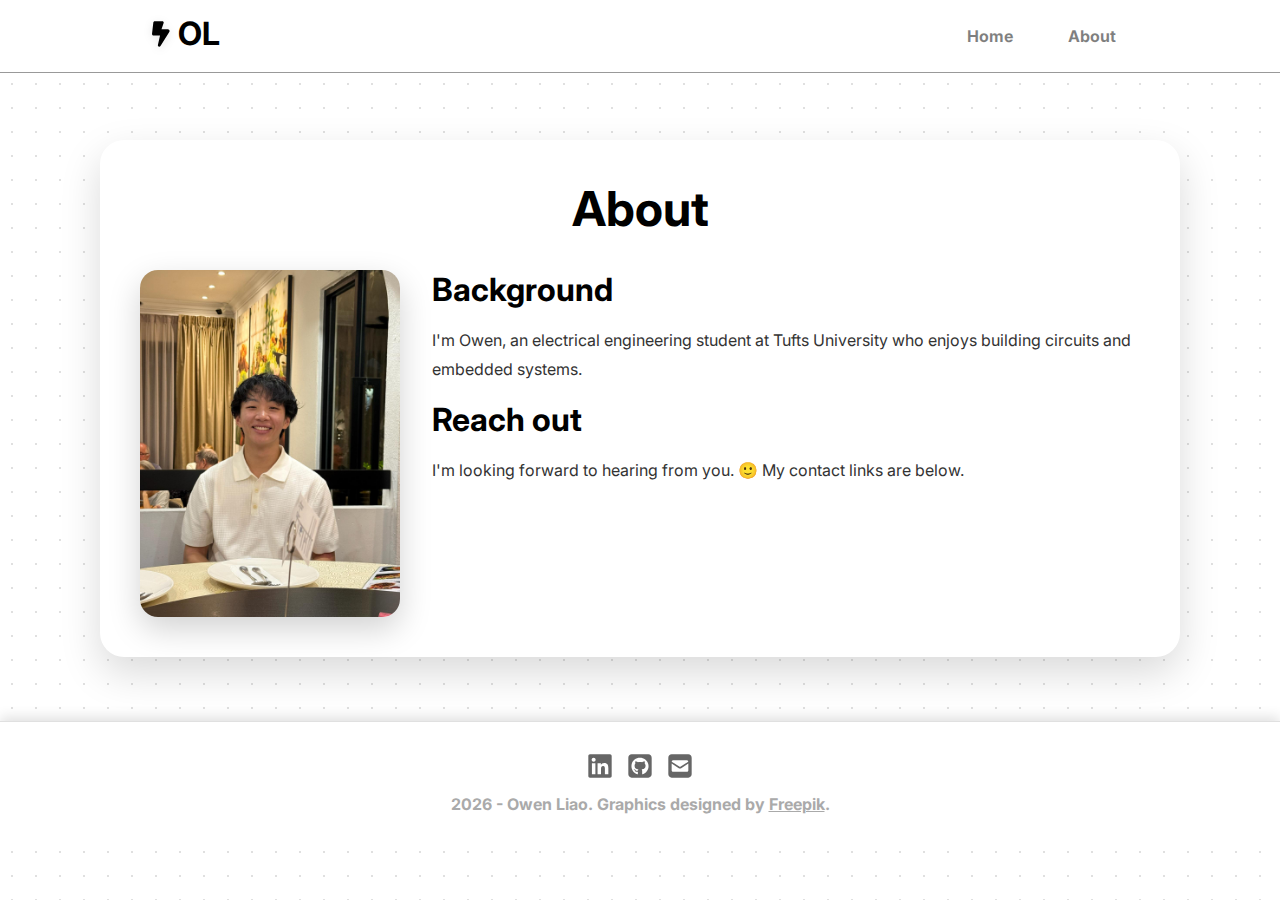
<file: about.html>
<!DOCTYPE html>
<html lang="en">
<head>
    <meta charset="UTF-8">
    <meta name="viewport" content="width=device-width, initial-scale=1.0">
    <title>About - Owen Liao</title>
    <link rel="stylesheet" href="./style.css">
    <link rel="icon" type="image/png" href="./img/OL transparent.png">
</head>
<body>
    <div class="header-section">
        <div class="header-container">
            <a href="index.html">
                <div class="logo">
                    <img src="./img/svg/bolt-lightning-solid 1.svg">
                    <h3 class="h3">OL</h3>
                </div>
            </a>
            <div class="menu-item-container">
                <a href="./index.html">
                    <div class="menu-item" href="./index.html">
                        Home
                    </div>
                </a>
                <a href="about.html">
                    <div class="menu-item">
                        About
                    </div>
                </a>
            </div>
        </div>
    </div>
    <div class="about-page-container">
        <div class="about-page-title-container">
            <h1>About</h1>
        </div>
        <div class="about-page-content">
            <img src="./img/about portrait.png" class="about-portrait" alt="Portrait of Owen Liao">
            <div class="about-page-text"> 
                <h3>Background</h3>
                <p class="light-p">I'm Owen, an electrical engineering student at Tufts University who enjoys building circuits and embedded systems.</p>
                <h3>Reach out</h3>
                <p class="light-p">I'm looking forward to hearing from you. 🙂 My contact links are below.</p>
            </div>
        </div>
    </div>
    <div class="footer-section">
        <div class="footer-social-media">
            <div class="footer-social-container">
                <a class="footer-social" href="https://www.linkedin.com/in/owenliao/" target="_blank">
                    <img src="./img/svg/linkedin default footer.svg" class="default footer social-media-icon linkedin">
                </a>
                <a class="footer-social" href="https://github.com/owenwliao" target="_blank">
                    <img src="./img/svg/github default footer.svg" class="default footer social-media-icon github">
                </a>
                <a class="footer-social" href="mailto:owen.liao@tufts.edu" target="_blank">
                    <img src="img/svg/mail default footer.svg" class="default footer social-media-icon mail">
                </a>
            </div>
        </div>
        <div class="footer-text-container">
            <p class="footer-text">
                2026 - Owen Liao. Graphics designed by <a class="freepik-attribution" href="https://www.freepik.com">Freepik</a>.
            </p>        
        </div>
    </div>
</body>
</file>
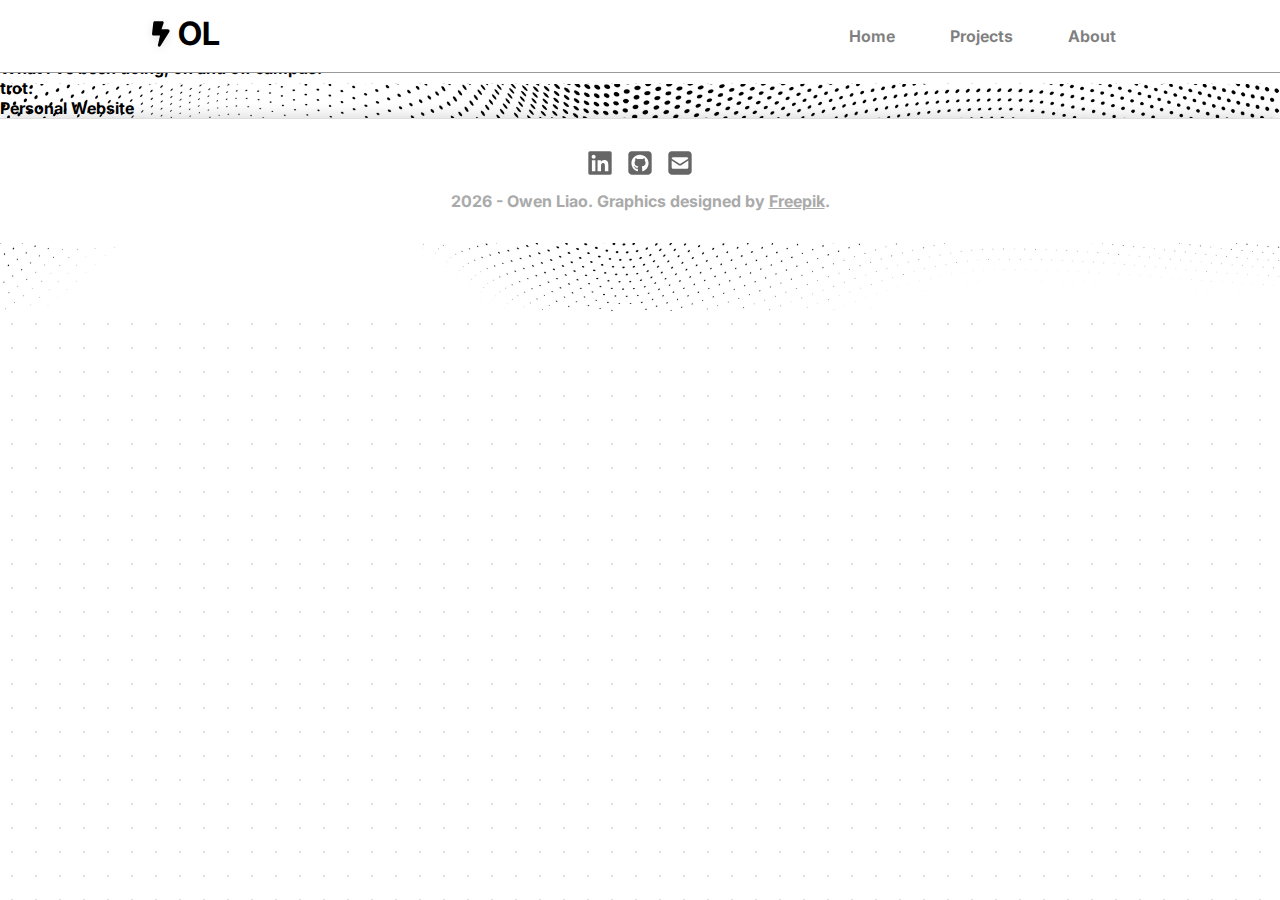
<file: projects.html>
<!DOCTYPE html>
<html lang="en">
<head>
    <meta charset="UTF-8">
    <meta name="viewport" content="width=device-width, initial-scale=1.0">
    <title>Projects - Owen Liao</title>
    <link rel="stylesheet" href="./style.css">
    <link rel="icon" type="image/png" href="./img/OL transparent.png">
</head>
<body>
    <div class="header-section">
        <div class="header-container">
            <a href="index.html">
                <div class="logo">
                    <img src="./img/svg/bolt-lightning-solid 1.svg">
                    <h3 class="h3">OL</h3>
                </div>
            </a>
            <div class="menu-item-container">
                <a href="./index.html">
                    <div class="menu-item" href="./index.html">
                        Home
                    </div>
                </a>
                <a href="projects.html">
                    <div class="menu-item">
                        Projects
                    </div>
                </a>
                <a href="about.html">
                    <div class="menu-item">
                        About
                    </div>
                </a>
            </div>
        </div>
    </div>
    <div class="projects-page-container">
        <img src="./img/activties-background.jpg" class="title-background">
        <div class="projects-page-title">
            <div class="projects-page-title-container">
                <h1>Projects</h1>
                <p>What I've been doing, on and off campus.</p>
            </div>
        </div>
        <div class="projects-page-all-projects">
            <!-- <img src="./img/radial slice.png"> TODO: 7/9/2024 MAKE BACKGROUDN IMAGE WORK-->
            <div class="projects-page-projects">
                <div class="projects-page-project-container">
                    <div class="project-section-card producthon-trot">
                        <div class="project-section-card-title">
                            <p>trot.</p>
                        </div>
                    </div>
                    <div class="project-section-card personal-website">
                            <div class="project-section-card-title">
                                <p>Personal Website</p>
                            </div>
                    </div>
                </div>
            </div>
            </div>
        </div>
    </div>
    <div class="footer-section">
        <div class="footer-social-media">
            <div class="footer-social-container">
                <a class="footer-social" href="https://www.linkedin.com/in/owenliao/" target="_blank">
                    <img src="./img/svg/linkedin default footer.svg" class="default footer social-media-icon linkedin">
                </a>
                <a class="footer-social" href="https://github.com/owenwliao" target="_blank">
                    <img src="./img/svg/github default footer.svg" class="default footer social-media-icon github">
                </a>
                <a class="footer-social" href="mailto:owen.liao@tufts.edu" target="_blank">
                    <img src="img/svg/mail default footer.svg" class="default footer social-media-icon mail">
                </a>
            </div>
        </div>
        <div class="footer-text-container">
            <p class="footer-text">
                2026 - Owen Liao. Graphics designed by <a class="freepik-attribution" href="https://www.freepik.com">Freepik</a>.
            </p>        
        </div>
    </div>
</body>
</file>
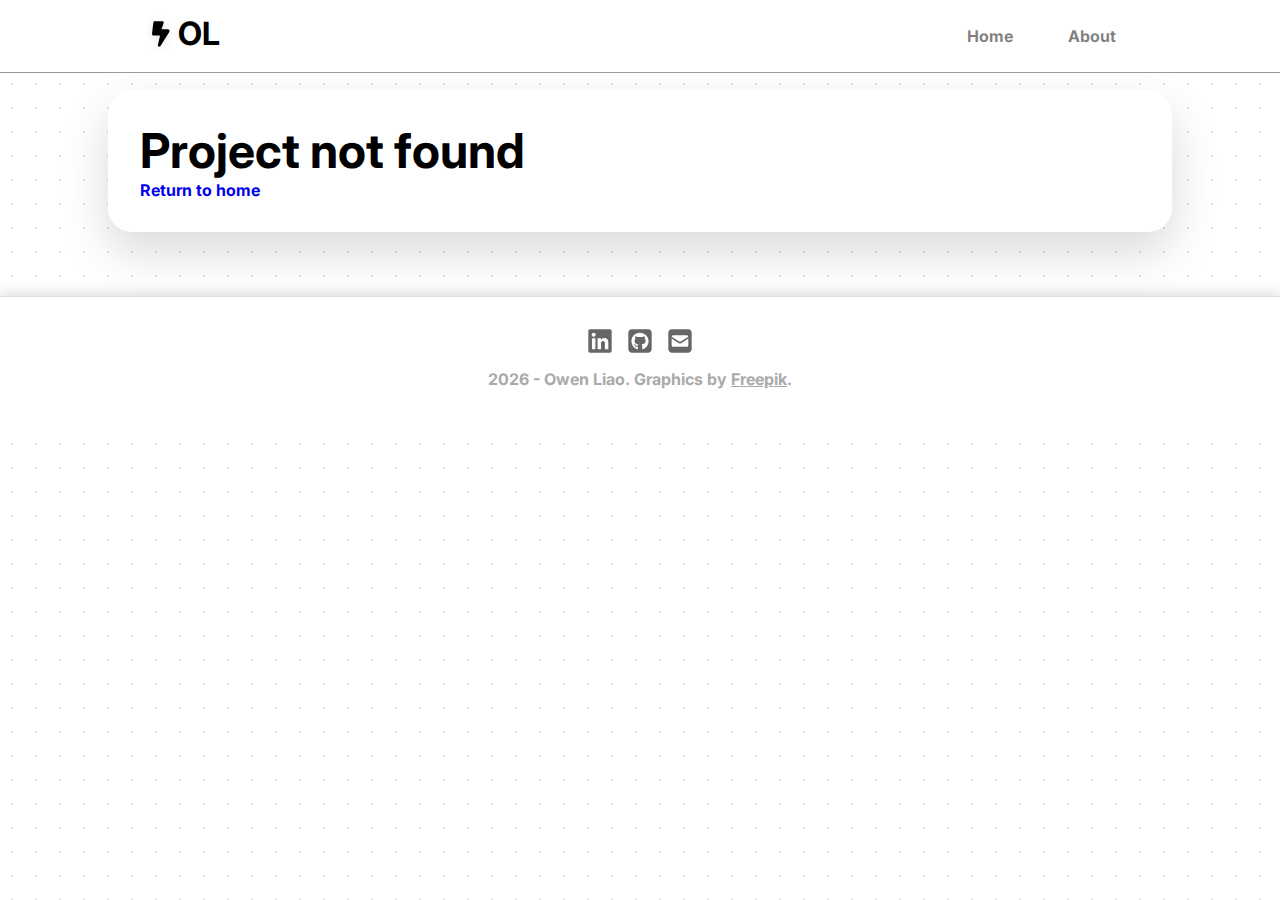
<file: projects/_template.html>
<!DOCTYPE html>
<html lang="en">
<head>
    <meta charset="UTF-8">
    <meta name="viewport" content="width=device-width, initial-scale=1.0">
    <title>PROJECT_NAME - Owen Liao</title>
    <link rel="stylesheet" href="../style.css">
    <link rel="icon" type="image/png" href="../img/OL transparent.png">
    <script src="../js/projects-data.js"></script>
    <script src="../js/project-page.js"></script>
</head>
<body>
    <div class="header-section">
        <div class="header-container">
            <a href="../index.html">
                <div class="logo">
                    <img src="../img/svg/bolt-lightning-solid 1.svg" alt="Logo">
                    <h3 class="h3">OL</h3>
                </div>
            </a>
            <div class="menu-item-container">
                <a href="../index.html">
                    <div class="menu-item">Home</div>
                </a>
                <a href="../about.html">
                    <div class="menu-item">About</div>
                </a>
            </div>
        </div>
    </div>
    
    <div class="project-page-container">
        <div id="project-content">
            <!-- Project content will be dynamically loaded -->
        </div>
    </div>
    
    <div class="footer-section">
        <div class="footer-social-container">
            <a class="footer-social" href="https://www.linkedin.com/in/owenliao/" target="_blank">
                <img src="../img/svg/linkedin default footer.svg" alt="LinkedIn">
            </a>
            <a class="footer-social" href="https://github.com/owenwliao" target="_blank">
                <img src="../img/svg/github default footer.svg" alt="GitHub">
            </a>
            <a class="footer-social" href="mailto:owen.liao@tufts.edu" target="_blank">
                <img src="../img/svg/mail default footer.svg" alt="Email">
            </a>
        </div>
        <p class="footer-text">
            2026 - Owen Liao. Graphics by <a class="freepik-attribution" href="https://www.freepik.com">Freepik</a>.
        </p>
    </div>
</body>
</html>
</file>
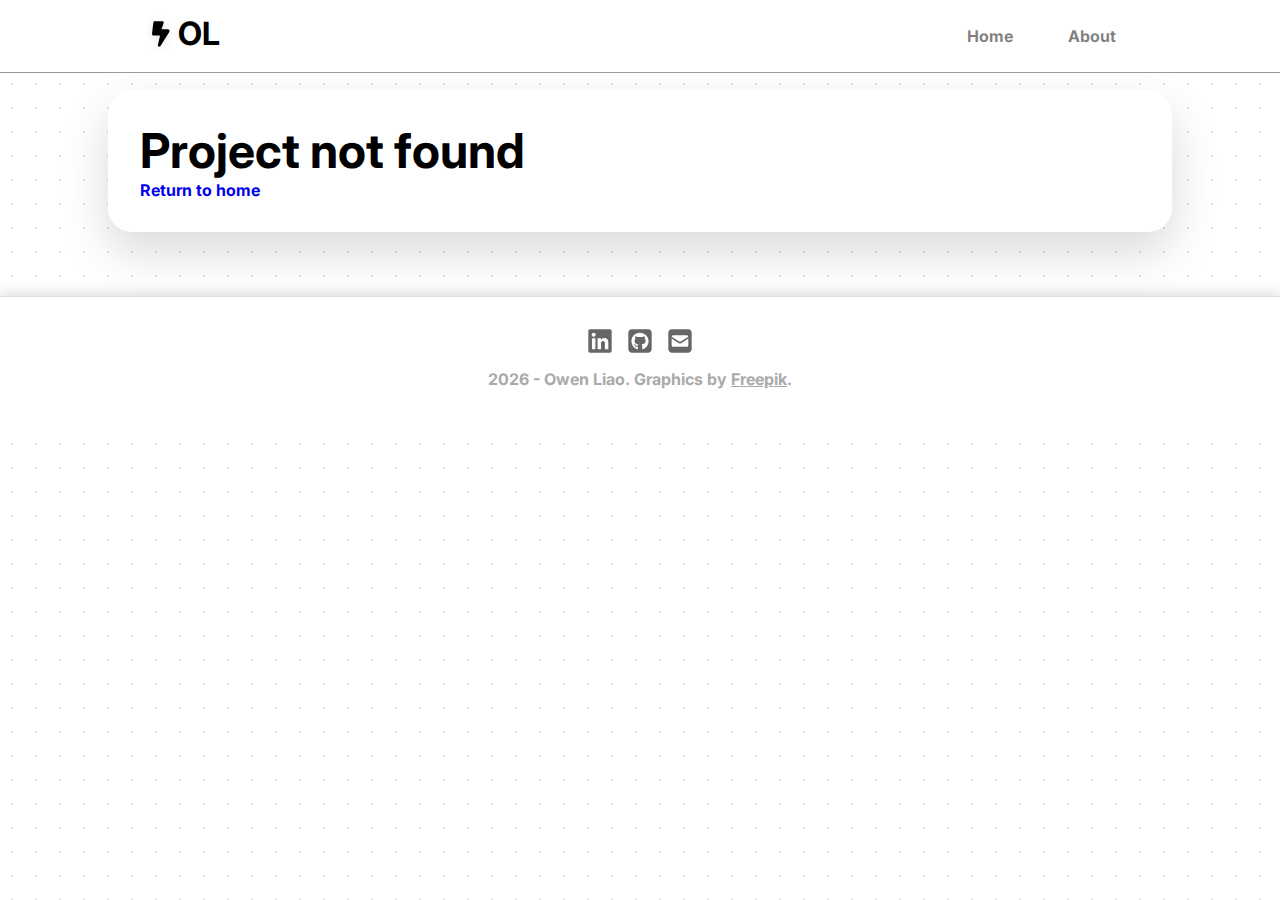
<file: projects/axis-camera.html>
<!DOCTYPE html>
<html lang="en">
<head>
    <meta charset="UTF-8">
    <meta name="viewport" content="width=device-width, initial-scale=1.0">
    <title>Axis Camera Feasibility Study - Owen Liao</title>
    <link rel="stylesheet" href="../style.css">
    <link rel="icon" type="image/png" href="../img/OL transparent.png">
    <script src="../js/projects-data.js"></script>
    <script src="../js/project-page.js"></script>
</head>
<body>
    <div class="header-section">
        <div class="header-container">
            <a href="../index.html">
                <div class="logo">
                    <img src="../img/svg/bolt-lightning-solid 1.svg" alt="Logo">
                    <h3 class="h3">OL</h3>
                </div>
            </a>
            <div class="menu-item-container">
                <a href="../index.html">
                    <div class="menu-item">Home</div>
                </a>
                <a href="../about.html">
                    <div class="menu-item">About</div>
                </a>
            </div>
        </div>
    </div>
    
    <div class="project-page-container">
        <div id="project-content">
            <!-- Project content will be dynamically loaded -->
        </div>
    </div>
    
    <div class="footer-section">
        <div class="footer-social-container">
            <a class="footer-social" href="https://www.linkedin.com/in/owenliao/" target="_blank">
                <img src="../img/svg/linkedin default footer.svg" alt="LinkedIn">
            </a>
            <a class="footer-social" href="https://github.com/owenwliao" target="_blank">
                <img src="../img/svg/github default footer.svg" alt="GitHub">
            </a>
            <a class="footer-social" href="mailto:owen.liao@tufts.edu" target="_blank">
                <img src="../img/svg/mail default footer.svg" alt="Email">
            </a>
        </div>
        <p class="footer-text">
            2026 - Owen Liao. Graphics by <a class="freepik-attribution" href="https://www.freepik.com">Freepik</a>.
        </p>
    </div>
</body>
</html>
</file>
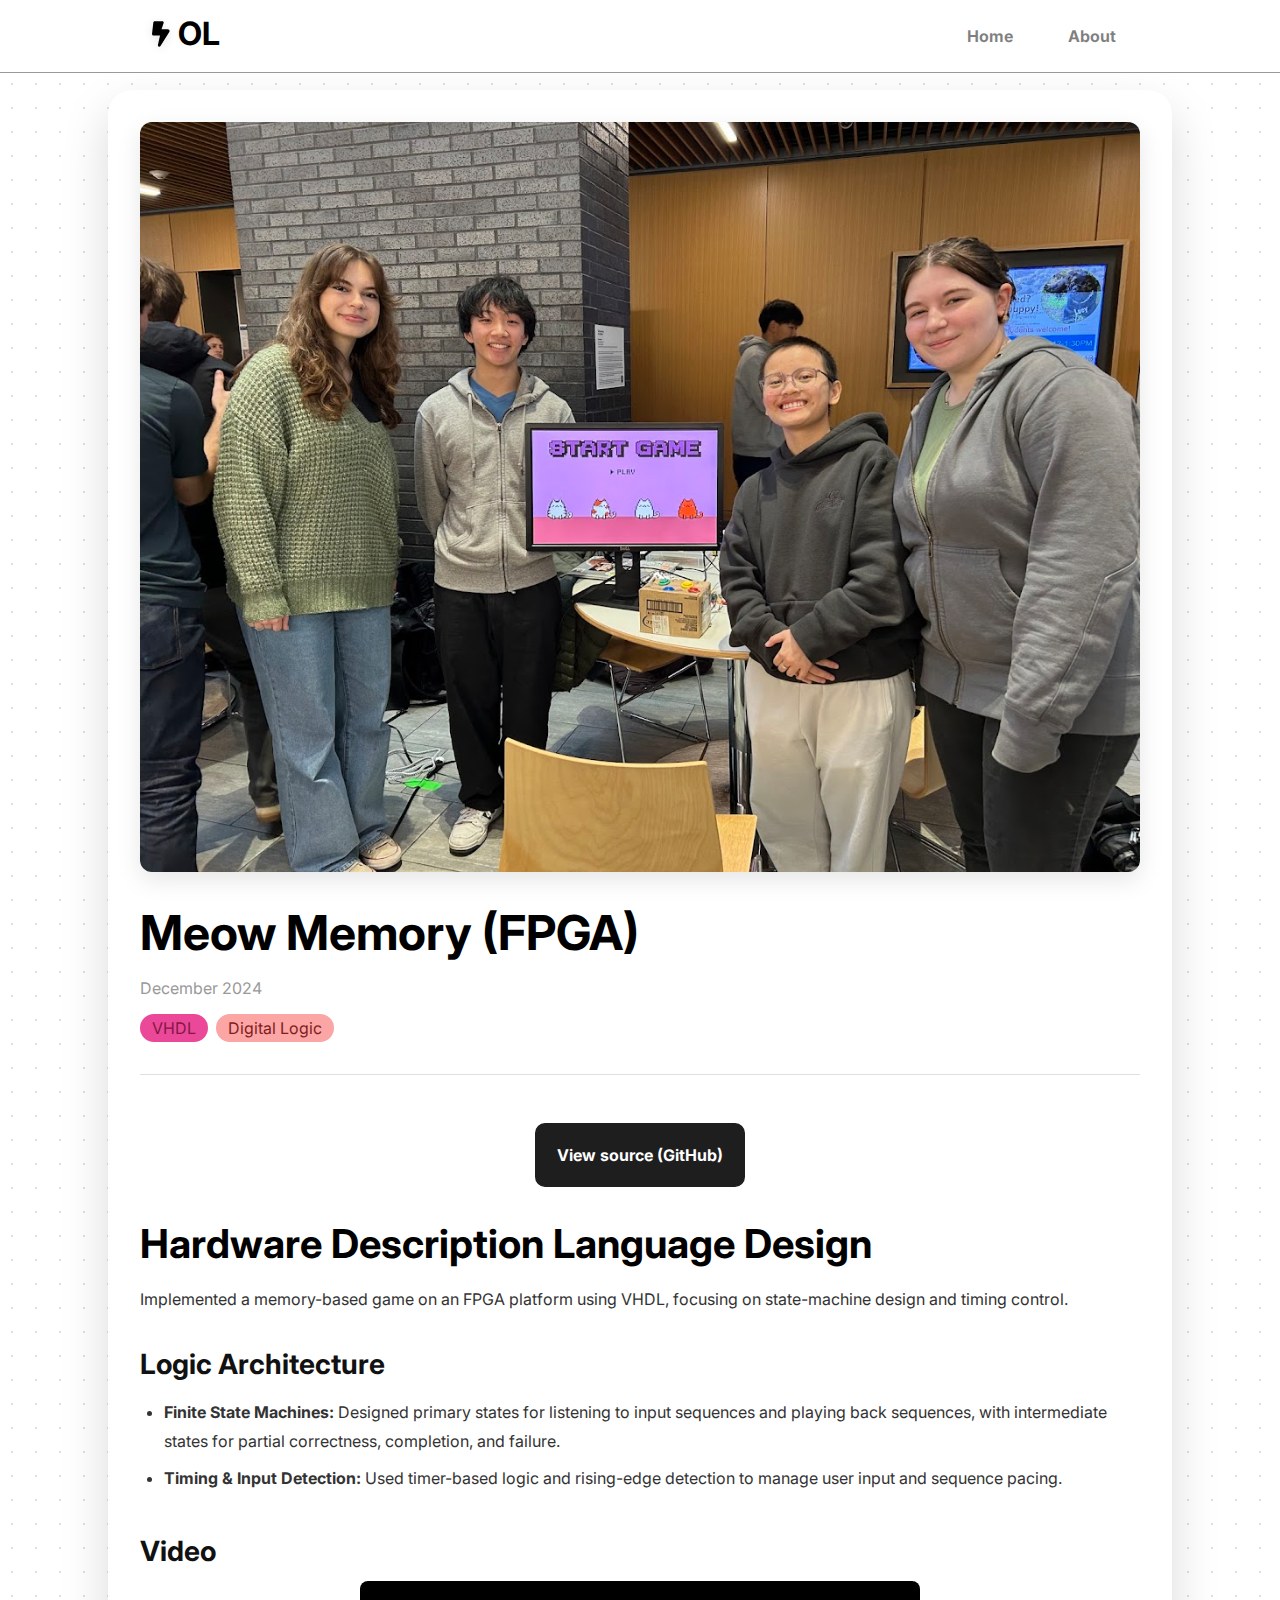
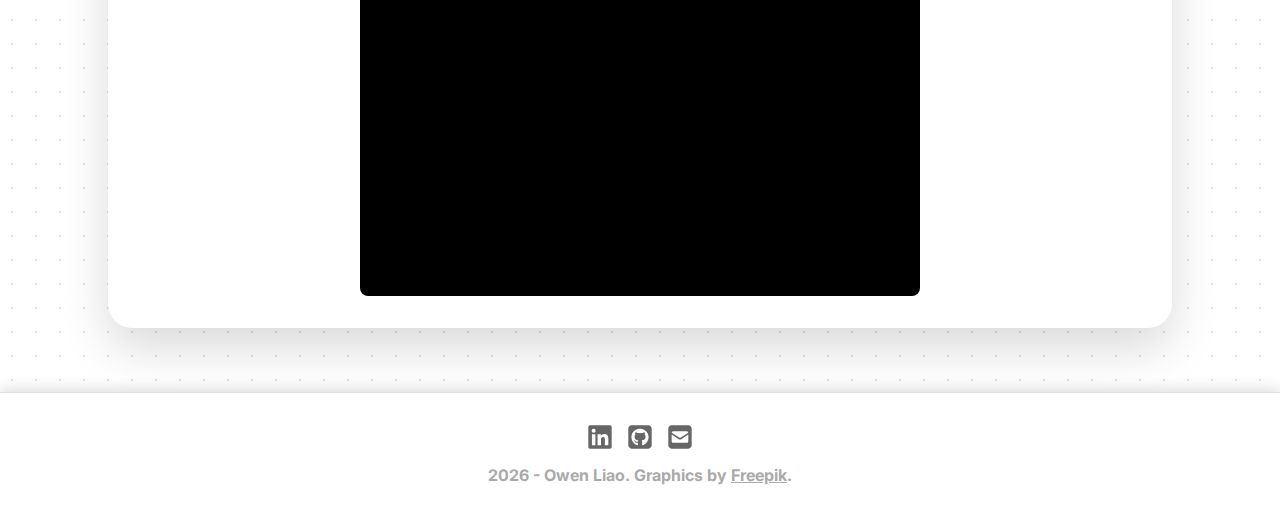
<file: projects/meow-memory.html>
<!DOCTYPE html>
<html lang="en">
<head>
    <meta charset="UTF-8">
    <meta name="viewport" content="width=device-width, initial-scale=1.0">
    <title>Meow Memory - Owen Liao</title>
    <link rel="stylesheet" href="../style.css">
    <link rel="icon" type="image/png" href="../img/OL transparent.png">
    <script src="../js/projects-data.js"></script>
    <script src="../js/project-page.js"></script>
</head>
<body>
    <div class="header-section">
        <div class="header-container">
            <a href="../index.html">
                <div class="logo">
                    <img src="../img/svg/bolt-lightning-solid 1.svg" alt="Logo">
                    <h3 class="h3">OL</h3>
                </div>
            </a>
            <div class="menu-item-container">
                <a href="../index.html">
                    <div class="menu-item">Home</div>
                </a>
                <a href="../about.html">
                    <div class="menu-item">About</div>
                </a>
            </div>
        </div>
    </div>
    
    <div class="project-page-container">
        <div id="project-content">
            <!-- Project content will be dynamically loaded -->
        </div>
    </div>
    
    <div class="footer-section">
        <div class="footer-social-container">
            <a class="footer-social" href="https://www.linkedin.com/in/owenliao/" target="_blank">
                <img src="../img/svg/linkedin default footer.svg" alt="LinkedIn">
            </a>
            <a class="footer-social" href="https://github.com/owenwliao" target="_blank">
                <img src="../img/svg/github default footer.svg" alt="GitHub">
            </a>
            <a class="footer-social" href="mailto:owen.liao@tufts.edu" target="_blank">
                <img src="../img/svg/mail default footer.svg" alt="Email">
            </a>
        </div>
        <p class="footer-text">
            2026 - Owen Liao. Graphics by <a class="freepik-attribution" href="https://www.freepik.com">Freepik</a>.
        </p>
    </div>
</body>
</html>
</file>
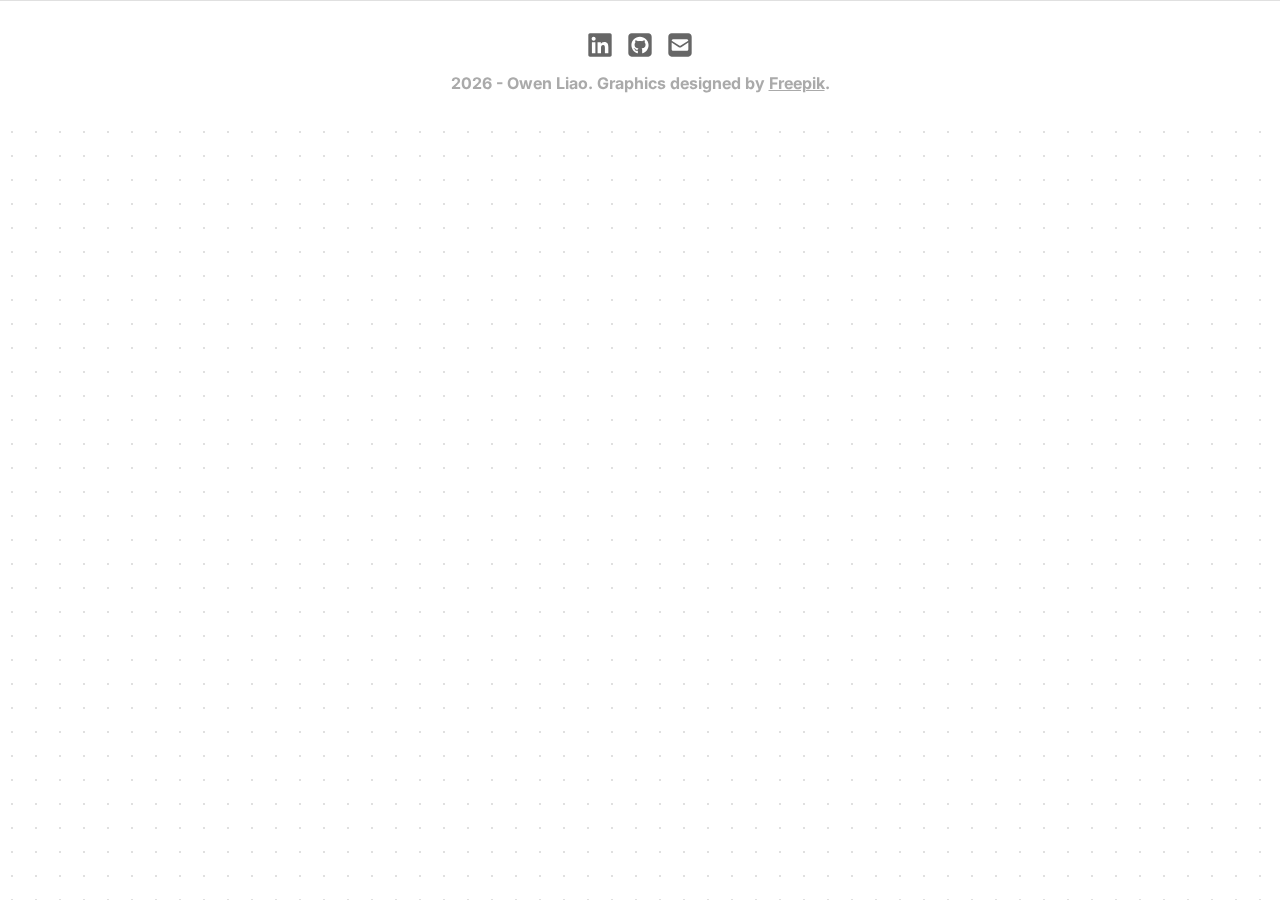
<file: projects/personal-website.html>
<!DOCTYPE html>
<html lang="en">
<head>
    <meta charset="UTF-8">
    <meta name="viewport" content="width=device-width, initial-scale=1.0">
    <title>Personal Website - Owen Liao</title>
    <link rel="stylesheet" href="../style.css">
    <link rel="icon" type="image/png" href="../img/OL transparent.png">
</head>
<body>
    <div class="header-section">
        <div class="header-container">
            <a href="../index.html">
                <div class="logo">
                    <img src="../img/svg/bolt-lightning-solid 1.svg">
                    <h3 class="h3">OL</h3>
                </div>
            </a>
            <div class="menu-item-container">
                <a href="../index.html">
                    <div class="menu-item" href="../index.html">
                        Home
                    </div>
                </a>
                <a href="../projects.html">
                    <div class="menu-item">
                        Projects
                    </div>
                </a>
                <a href="../about.html">
                    <div class="menu-item">
                        About
                    </div>
                </a>
            </div>
        </div>
    </div>
    <div class="footer-section">
        <div class="footer-social-media">
            <div class="footer-social-container">
                <a class="footer-social" href="https://www.linkedin.com/in/owenliao/" target="_blank">
                    <img src="../img/svg/linkedin default footer.svg" class="default footer social-media-icon linkedin">
                </a>
                <a class="footer-social" href="https://github.com/owenwliao" target="_blank">
                    <img src="../img/svg/github default footer.svg" class="default footer social-media-icon github">
                </a>
                <a class="footer-social" href="mailto:owen.liao@tufts.edu" target="_blank">
                    <img src="../img/svg/mail default footer.svg" class="default footer social-media-icon mail">
                </a>
            </div>
        </div>
        <div class="footer-text-container">
            <p class="footer-text">
                2026 - Owen Liao. Graphics designed by <a class="freepik-attribution" href="https://www.freepik.com">Freepik</a>.
            </p>        
        </div>
    </div>
</body>
</file>
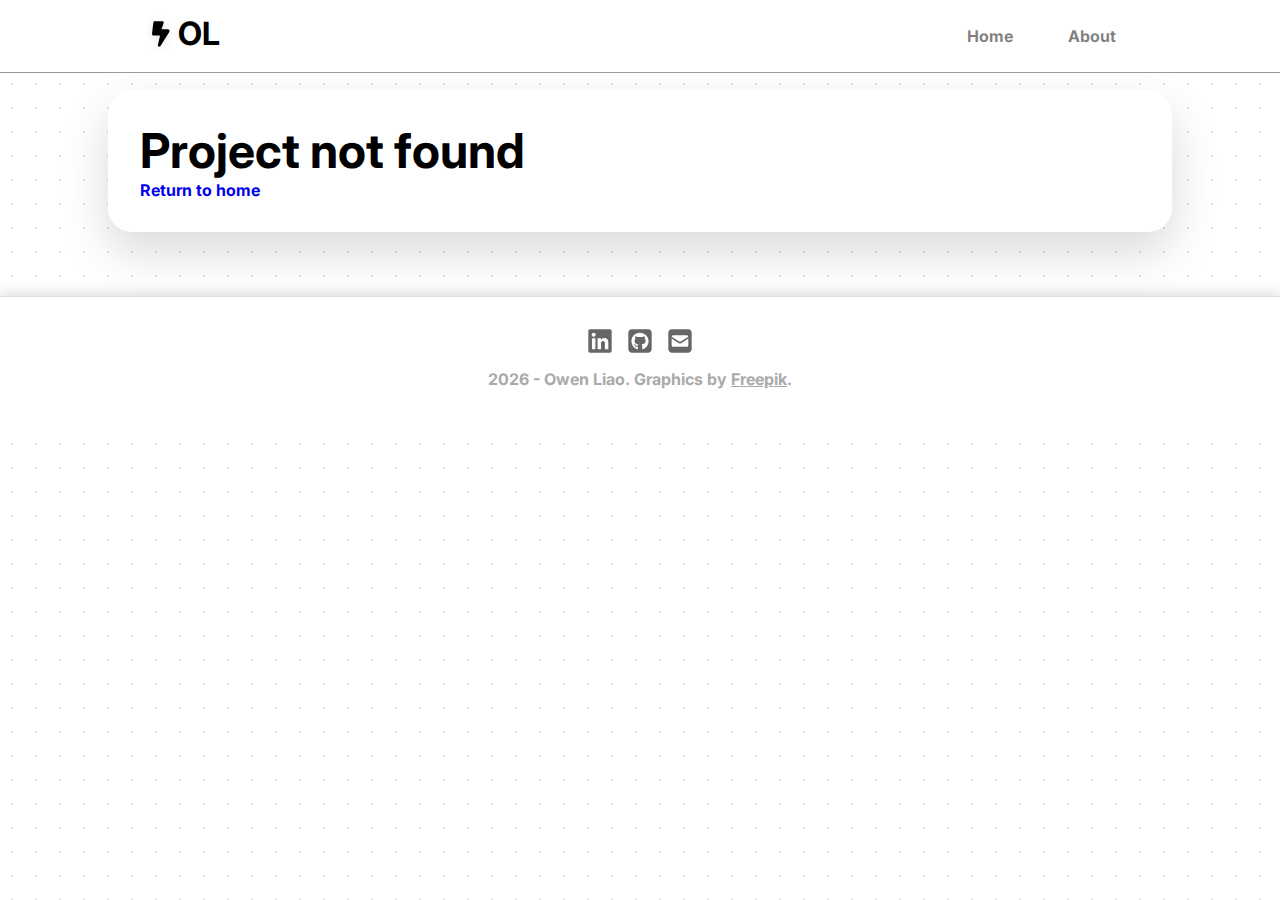
<file: projects/rapiscan-diagnostics.html>
<!DOCTYPE html>
<html lang="en">
<head>
    <meta charset="UTF-8">
    <meta name="viewport" content="width=device-width, initial-scale=1.0">
    <title>PCBA Diagnostics & Hardware Validation - Owen Liao</title>
    <link rel="stylesheet" href="../style.css">
    <link rel="icon" type="image/png" href="../img/OL transparent.png">
    <script src="../js/projects-data.js"></script>
    <script src="../js/project-page.js"></script>
</head>
<body>
    <div class="header-section">
        <div class="header-container">
            <a href="../index.html">
                <div class="logo">
                    <img src="../img/svg/bolt-lightning-solid 1.svg" alt="Logo">
                    <h3 class="h3">OL</h3>
                </div>
            </a>
            <div class="menu-item-container">
                <a href="../index.html">
                    <div class="menu-item">Home</div>
                </a>
                <a href="../about.html">
                    <div class="menu-item">About</div>
                </a>
            </div>
        </div>
    </div>
    
    <div class="project-page-container">
        <div id="project-content">
            <!-- Project content will be dynamically loaded -->
        </div>
    </div>
    
    <div class="footer-section">
        <div class="footer-social-container">
            <a class="footer-social" href="https://www.linkedin.com/in/owenliao/" target="_blank">
                <img src="../img/svg/linkedin default footer.svg" alt="LinkedIn">
            </a>
            <a class="footer-social" href="https://github.com/owenwliao" target="_blank">
                <img src="../img/svg/github default footer.svg" alt="GitHub">
            </a>
            <a class="footer-social" href="mailto:owen.liao@tufts.edu" target="_blank">
                <img src="../img/svg/mail default footer.svg" alt="Email">
            </a>
        </div>
        <p class="footer-text">
            2026 - Owen Liao. Graphics by <a class="freepik-attribution" href="https://www.freepik.com">Freepik</a>.
        </p>
    </div>
</body>
</html>
</file>
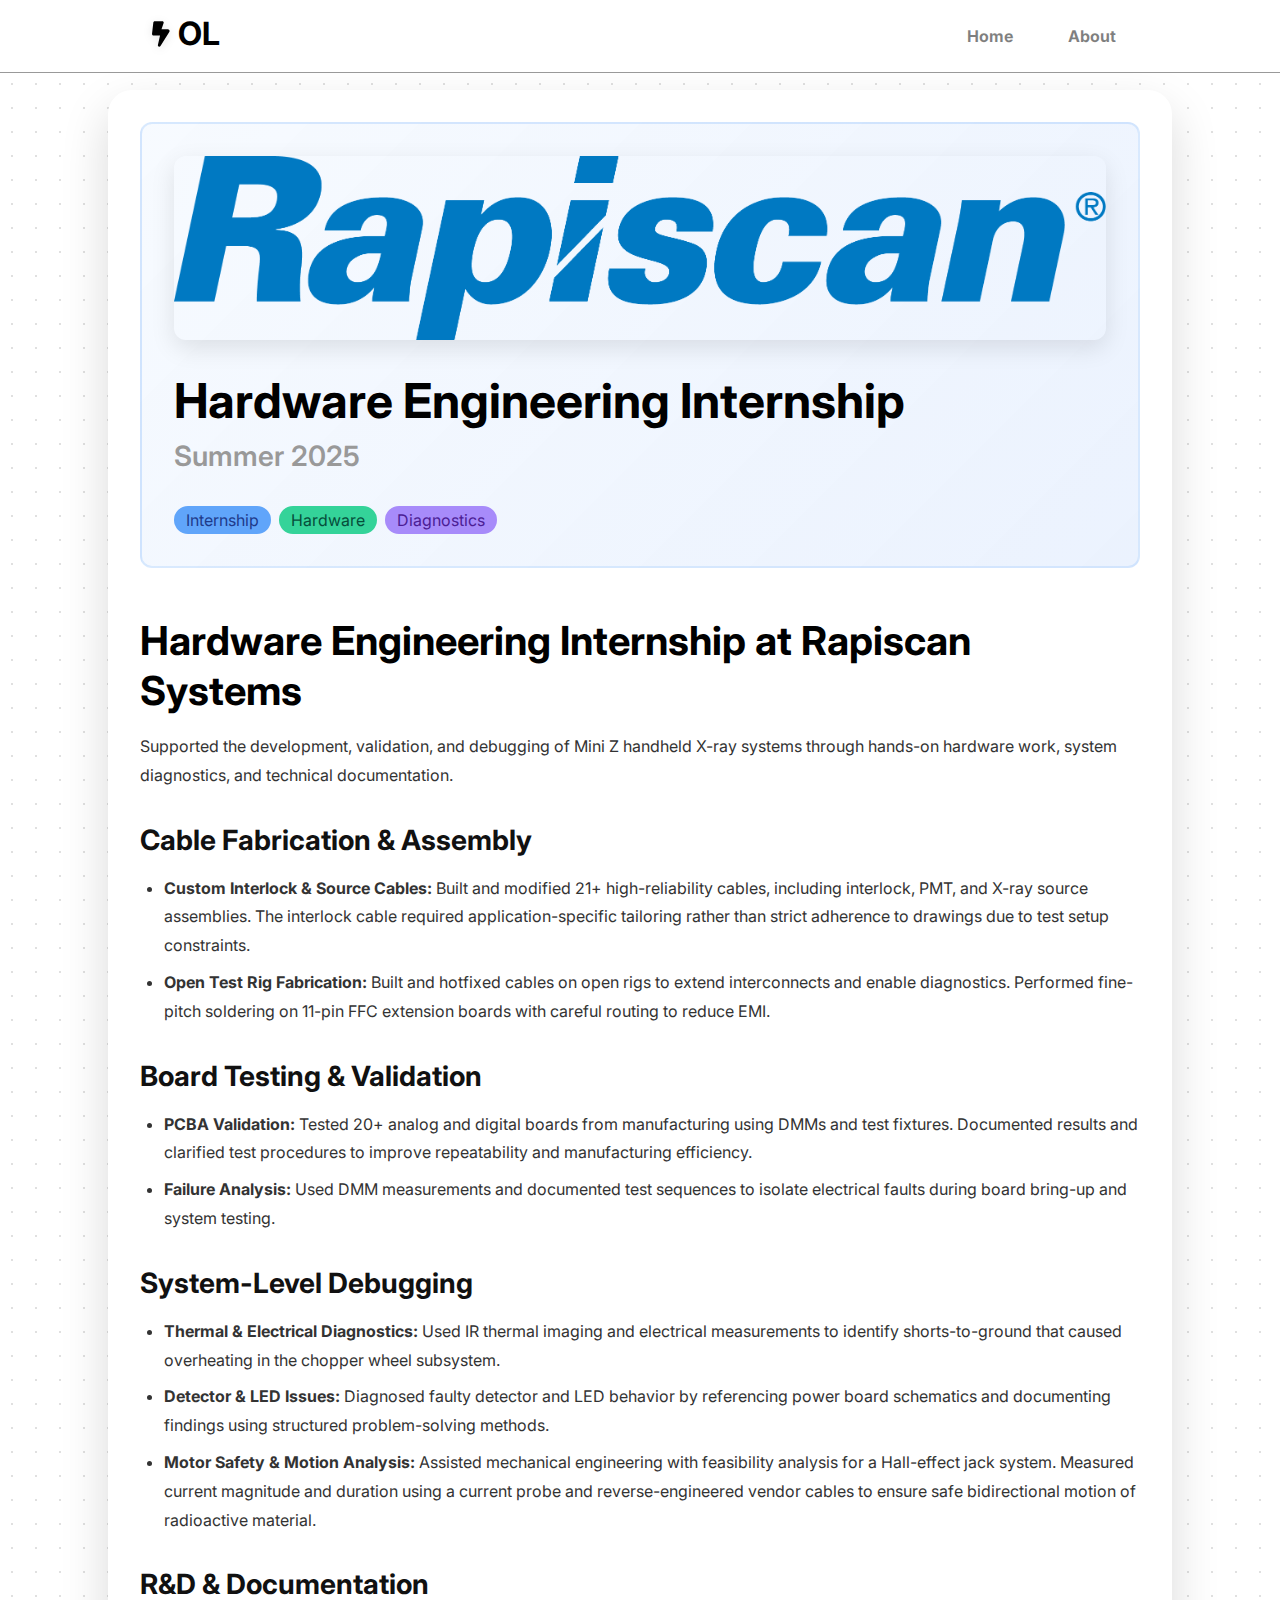
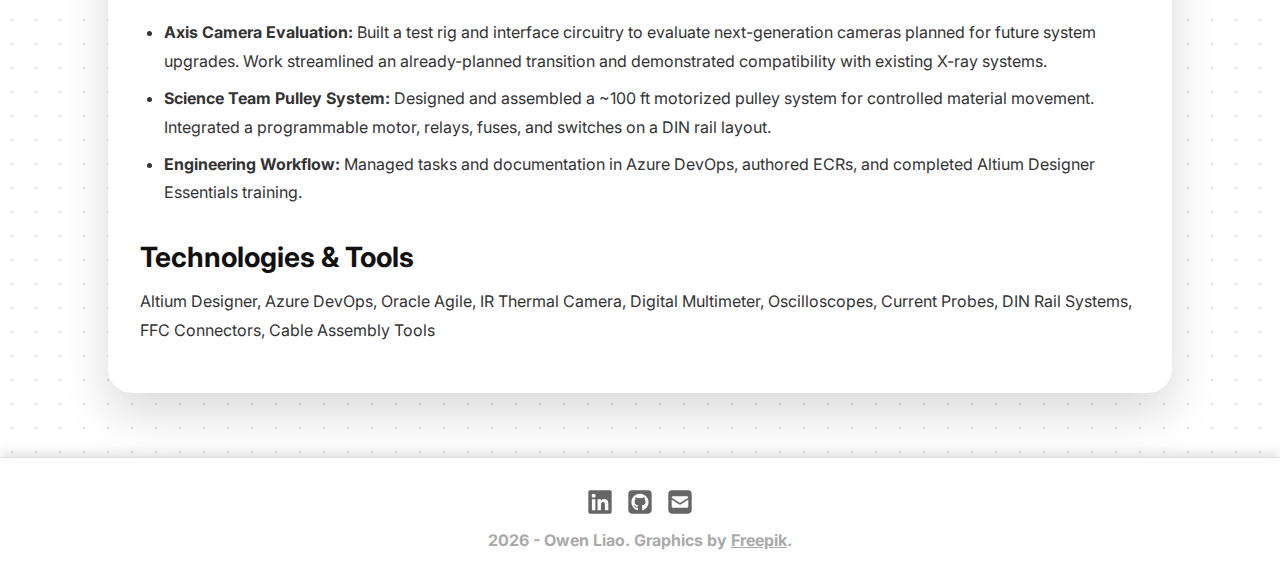
<file: projects/rapiscan-internship.html>
<!DOCTYPE html>
<html lang="en">
<head>
    <meta charset="UTF-8">
    <meta name="viewport" content="width=device-width, initial-scale=1.0">
    <title>Hardware Engineering Internship - Owen Liao</title>
    <link rel="stylesheet" href="../style.css">
    <link rel="icon" type="image/png" href="../img/OL transparent.png">
    <script src="../js/projects-data.js"></script>
    <script src="../js/project-page.js"></script>
</head>
<body>
    <div class="header-section">
        <div class="header-container">
            <a href="../index.html">
                <div class="logo">
                    <img src="../img/svg/bolt-lightning-solid 1.svg" alt="Logo">
                    <h3 class="h3">OL</h3>
                </div>
            </a>
            <div class="menu-item-container">
                <a href="../index.html">
                    <div class="menu-item">Home</div>
                </a>
                <a href="../about.html">
                    <div class="menu-item">About</div>
                </a>
            </div>
        </div>
    </div>
    
    <div class="project-page-container">
        <div id="project-content">
            <!-- Project content will be dynamically loaded -->
        </div>
    </div>
    
    <div class="footer-section">
        <div class="footer-social-container">
            <a class="footer-social" href="https://www.linkedin.com/in/owenliao/" target="_blank">
                <img src="../img/svg/linkedin default footer.svg" alt="LinkedIn">
            </a>
            <a class="footer-social" href="https://github.com/owenwliao" target="_blank">
                <img src="../img/svg/github default footer.svg" alt="GitHub">
            </a>
            <a class="footer-social" href="mailto:owen.liao@tufts.edu" target="_blank">
                <img src="../img/svg/mail default footer.svg" alt="Email">
            </a>
        </div>
        <p class="footer-text">
            2026 - Owen Liao. Graphics by <a class="freepik-attribution" href="https://www.freepik.com">Freepik</a>.
        </p>
    </div>
</body>
</html>
</file>
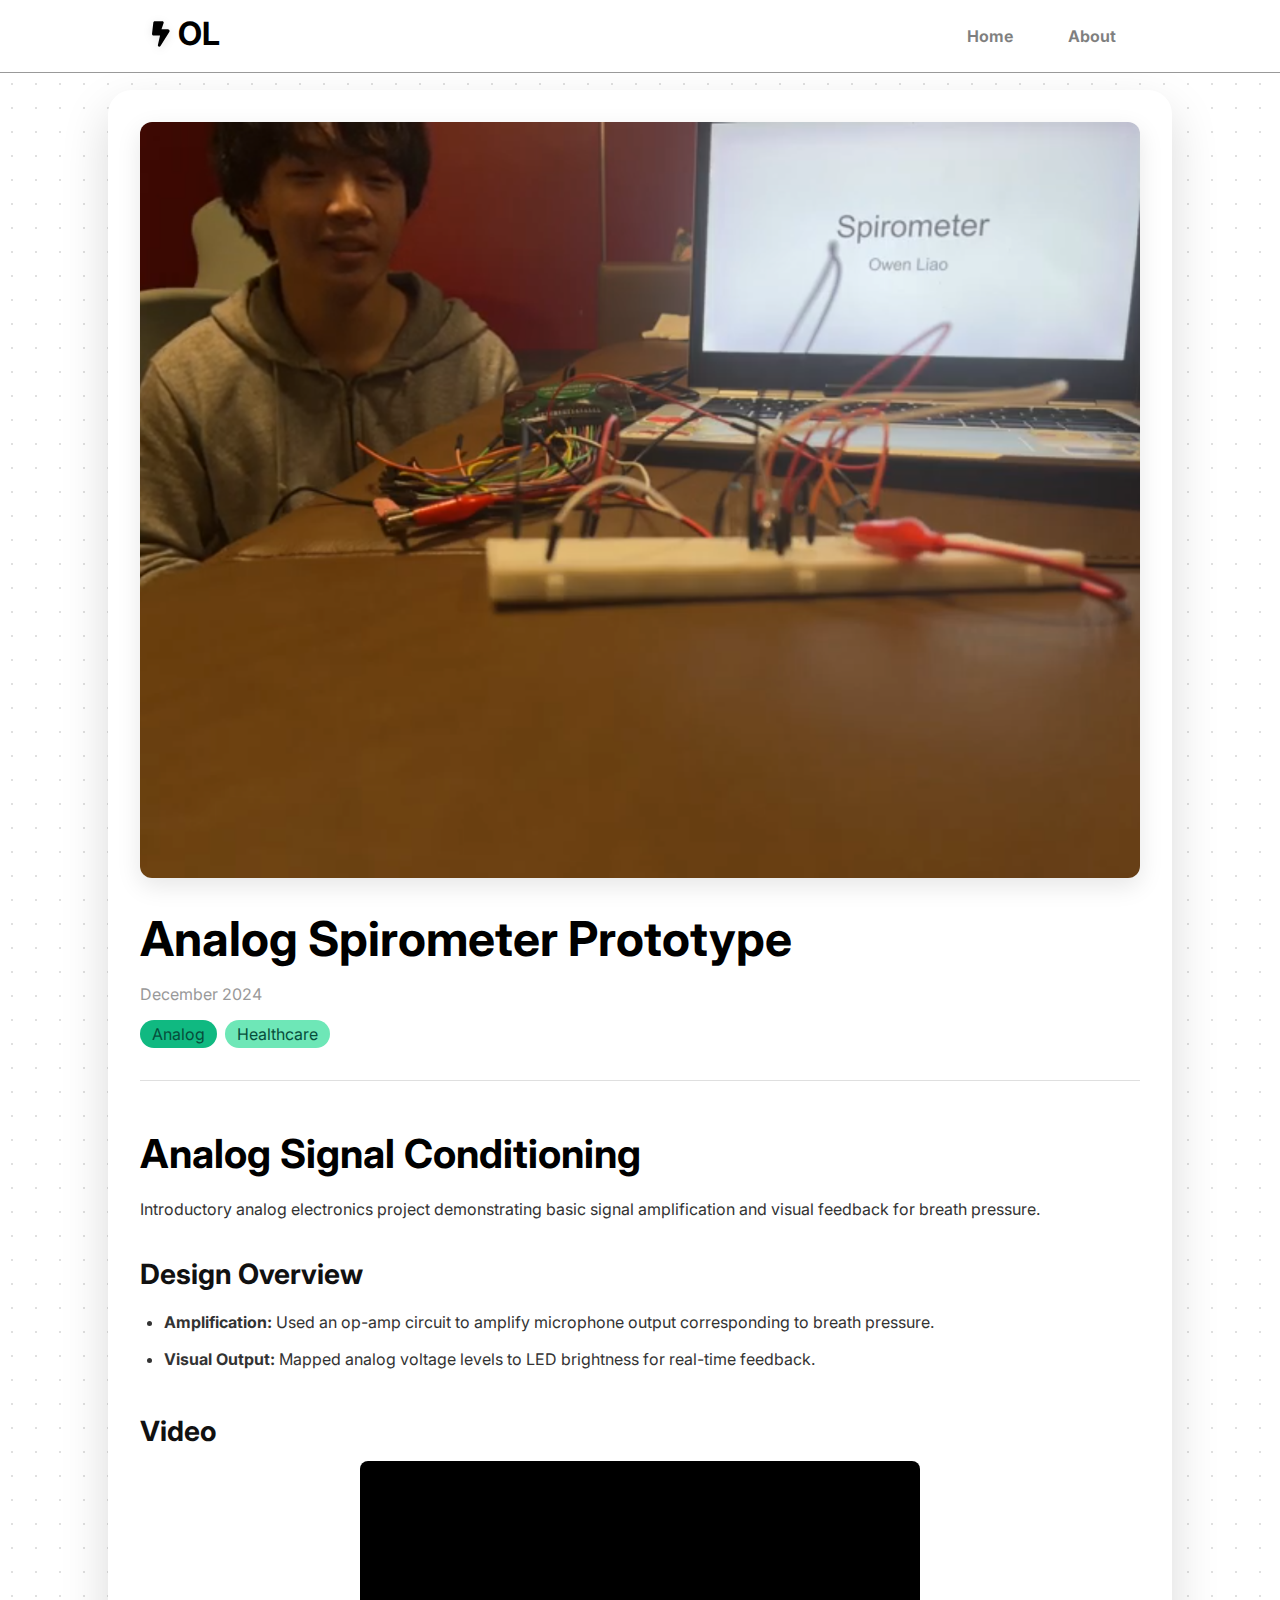
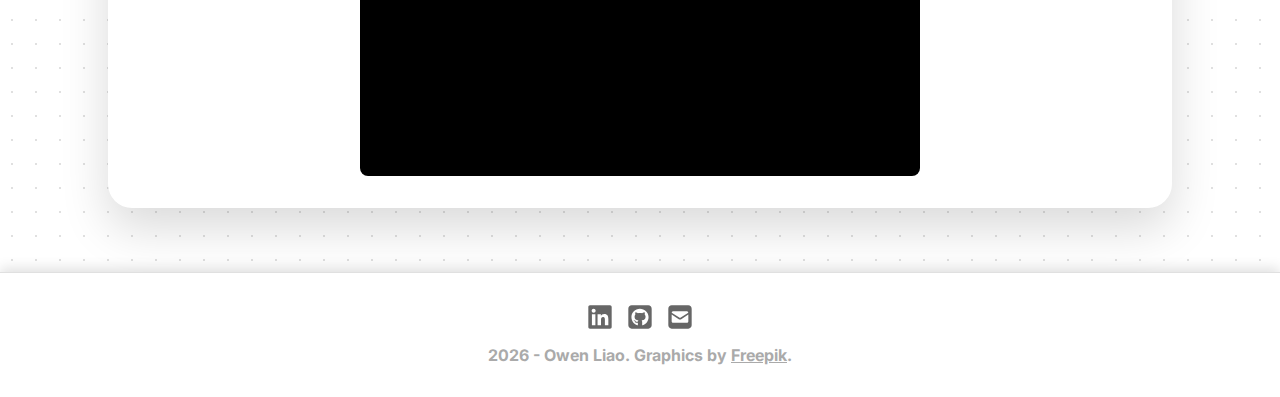
<file: projects/spirometer.html>
<!DOCTYPE html>
<html lang="en">
<head>
    <meta charset="UTF-8">
    <meta name="viewport" content="width=device-width, initial-scale=1.0">
    <title>Spirometer - Owen Liao</title>
    <link rel="stylesheet" href="../style.css">
    <link rel="icon" type="image/png" href="../img/OL transparent.png">
    <script src="../js/projects-data.js"></script>
    <script src="../js/project-page.js"></script>
</head>
<body>
    <div class="header-section">
        <div class="header-container">
            <a href="../index.html">
                <div class="logo">
                    <img src="../img/svg/bolt-lightning-solid 1.svg" alt="Logo">
                    <h3 class="h3">OL</h3>
                </div>
            </a>
            <div class="menu-item-container">
                <a href="../index.html">
                    <div class="menu-item">Home</div>
                </a>
                <a href="../about.html">
                    <div class="menu-item">About</div>
                </a>
            </div>
        </div>
    </div>
    
    <div class="project-page-container">
        <div id="project-content">
            <!-- Project content will be dynamically loaded -->
        </div>
    </div>
    
    <div class="footer-section">
        <div class="footer-social-container">
            <a class="footer-social" href="https://www.linkedin.com/in/owenliao/" target="_blank">
                <img src="../img/svg/linkedin default footer.svg" alt="LinkedIn">
            </a>
            <a class="footer-social" href="https://github.com/owenwliao" target="_blank">
                <img src="../img/svg/github default footer.svg" alt="GitHub">
            </a>
            <a class="footer-social" href="mailto:owen.liao@tufts.edu" target="_blank">
                <img src="../img/svg/mail default footer.svg" alt="Email">
            </a>
        </div>
        <p class="footer-text">
            2026 - Owen Liao. Graphics by <a class="freepik-attribution" href="https://www.freepik.com">Freepik</a>.
        </p>
    </div>
</body>
</html>
</file>
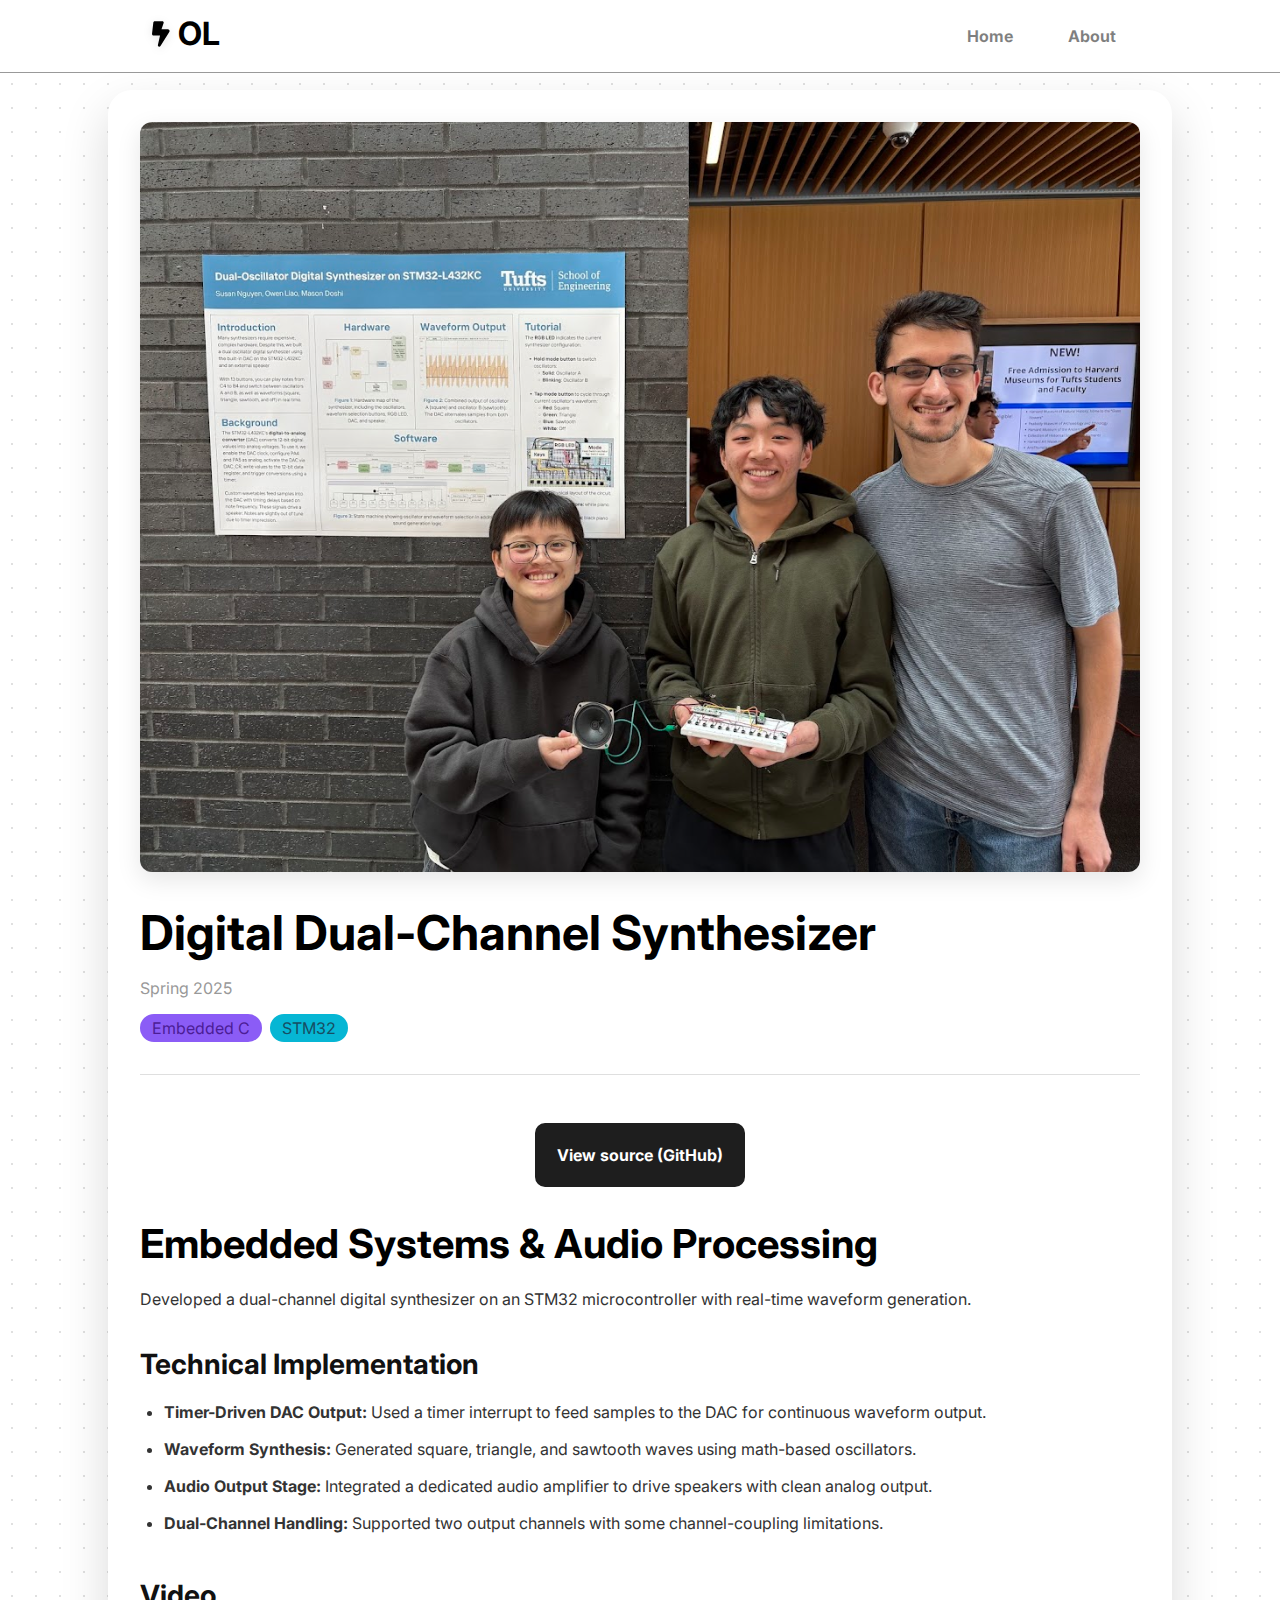
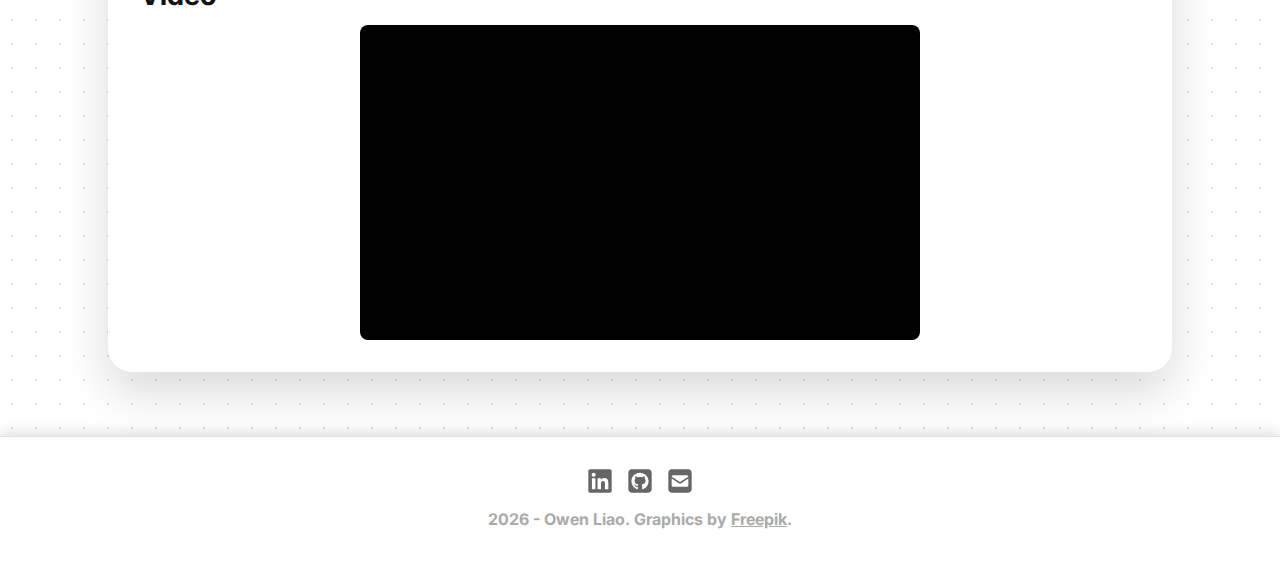
<file: projects/stm32-synth.html>
<!DOCTYPE html>
<html lang="en">
<head>
    <meta charset="UTF-8">
    <meta name="viewport" content="width=device-width, initial-scale=1.0">
    <title>Digital Dual-Channel Synthesizer - Owen Liao</title>
    <link rel="stylesheet" href="../style.css">
    <link rel="icon" type="image/png" href="../img/OL transparent.png">
    <script src="../js/projects-data.js"></script>
    <script src="../js/project-page.js"></script>
</head>
<body>
    <div class="header-section">
        <div class="header-container">
            <a href="../index.html">
                <div class="logo">
                    <img src="../img/svg/bolt-lightning-solid 1.svg" alt="Logo">
                    <h3 class="h3">OL</h3>
                </div>
            </a>
            <div class="menu-item-container">
                <a href="../index.html">
                    <div class="menu-item">Home</div>
                </a>
                <a href="../about.html">
                    <div class="menu-item">About</div>
                </a>
            </div>
        </div>
    </div>
    
    <div class="project-page-container">
        <div id="project-content">
            <!-- Project content will be dynamically loaded -->
        </div>
    </div>
    
    <div class="footer-section">
        <div class="footer-social-container">
            <a class="footer-social" href="https://www.linkedin.com/in/owenliao/" target="_blank">
                <img src="../img/svg/linkedin default footer.svg" alt="LinkedIn">
            </a>
            <a class="footer-social" href="https://github.com/owenwliao" target="_blank">
                <img src="../img/svg/github default footer.svg" alt="GitHub">
            </a>
            <a class="footer-social" href="mailto:owen.liao@tufts.edu" target="_blank">
                <img src="../img/svg/mail default footer.svg" alt="Email">
            </a>
        </div>
        <p class="footer-text">
            2026 - Owen Liao. Graphics by <a class="freepik-attribution" href="https://www.freepik.com">Freepik</a>.
        </p>
    </div>
</body>
</html>
</file>
<file: style.css>
@import url('https://fonts.googleapis.com/css2?family=Inter:wght@100..900&display=swap');

:root {
    --colorprimary: #000000;
    --colorsecondary: #ffffff;
    --colorbackground: #dfdfdf;
    --colordarkbackground: #999999;
    --ff: 'Inter', Arial, sans-serif;

    --h1: bold 48px/58px var(--ff); 
    --h2: bold 40px/50px var(--ff); 
    --h3: bold 32px/40px var(--ff); 
    --h4: bold 28px/36px var(--ff); 
    --h5: bold 24px/30px var(--ff); 
    --h6: bold 20px/26px var(--ff); 
    --p: bold 16px/20px var(--ff);  
    --light-p: normal 16px/20px var(--ff); 
}

h1, h2, h3, h4, h5, h6, p {
    margin: 0px;
}

h1 {
    font: var(--h1);
}

h2 {
    font: var(--h2);
}

h3 {
    font: var(--h3);
}

h4 {
    font: var(--h4);
}

h5 {
    font: var(--h5);
}

h6 {
    font: var(--h6);
}

p, ul {
    font: var(--p);
}

.light-p {
    font: var(--light-p);
}

.date-text {
    font: var(--light-p);
    color: var(--colordarkbackground);
}

img {
    width: 100%;
}

html {
    overflow-x: hidden;
    width: 100%;
}

body {
    overflow-x: hidden;
    width: 100%;
    margin: 0px;
    background-color: #fff;
    background-image: radial-gradient(circle, rgba(0, 0, 0, 0.12) 1.5px, transparent 1.5px);
    background-size: 24px 24px;
}

a {
    text-decoration: none;
    display: inline-block;
}

a img {
    display: block;
    max-width: 100%;
    height: auto;
}

a:visited {
    color: var(--colorprimary);
}

.header-section {
    display: flex;
    flex-direction: column;
    justify-content: center;
    align-items: center;
    gap: 10px;
    width: 100%;
    position: fixed;
    top: 0;
    left: 0;
    z-index: 2;
    border-bottom: 1px solid var(--colordarkbackground, #999);
    background: var(--colorsecondary, #fff);
}

.header-container {
    display: flex;
    padding: 10px 144px;
    justify-content: space-between;
    align-items: flex-start;
    align-self: stretch;
}

.logo {
    display: flex;
    align-items: center;
    gap: 8px;
    align-self: stretch;
    transition: all 0.3s cubic-bezier(0.4, 0, 0.2, 1);
    padding: 4px 8px;
    border-radius: 8px;
    cursor: pointer;
}

.logo img {
    height: 26px;
    width: auto;
    transition: all 0.3s cubic-bezier(0.4, 0, 0.2, 1);
    filter: drop-shadow(0 2px 4px rgba(0, 0, 0, 0.1));
}

.logo:hover {
    transform: translateY(-2px) scale(1.05);
    box-shadow: 0 8px 16px rgba(0, 0, 0, 0.15);
}

.logo:hover img {
    filter: drop-shadow(0 4px 8px rgba(0, 0, 0, 0.2));
    transform: rotate(-5deg) scale(1.1);
}

.menu-item-container {
    display: flex;
    align-items: flex-start;
    gap: 15px;
}

.menu-item {
    display: flex;
    padding: 16px 20px;
    justify-content: center;
    align-items: center;
    gap: 10px;
    font: var(--p);
    color: rgba(0, 0, 0, 0.5);
    transition: all 0.3s cubic-bezier(0.4, 0, 0.2, 1);
    border-radius: 8px;
    cursor: pointer;
}

.menu-item:hover {
    color: rgba(0, 0, 0, 0.9);
    background-color: rgba(0, 0, 0, 0.05);
    transform: translateY(-1px);
}

.title-section {
    font-size: 53.75px;
    display: flex;
    padding: 100px 144px 96px;
    flex-direction: column;
    justify-content: center;
    align-items: center;
}

.title-page-title-background {
    width: 100%;
    min-width: 1731px;
    position: absolute;
    left: 0%;
    top: 0%;
    z-index: -1;
}

.title-background {
    position: absolute;
    left: 0%;
    top: 84px;
    z-index: -1;
}

.title-card {
    display: flex;
    padding: 74px;
    flex-direction: column;
    justify-content: center;
    align-items: center;
    gap: 10px;
    align-self: stretch;
    border-radius: 24px;
    background: var(--colorsecondary);
    box-shadow: 0px 20px 48px 0px rgba(0, 0, 0, 0.40); /* Drop shadow */
}

.title-container {
    display: flex;
    width: 100%;
    height: 375px;
    justify-content: center;
    align-items: center;
    gap: 74px;
    align-self: stretch;
}

.title-text-container {
    display: flex;
    flex-direction: column;
    justify-content: center;
    align-items: flex-start;
    gap: 24px;
}

.title-text {
    display: flex;
    padding-bottom: 24px;
    flex-direction: column;
    align-items: flex-start;
    gap: 24px;
    border-bottom: 1px solid var(--colorbackground, #DFDFDF);
}

.title-buttons-container {
    display: flex;
    align-items: flex-start;
    gap: 24px;
}

.download-svg {
    height: 22px;
    width: 22px;
}

.title-about-btn {
    display: flex;
    padding: 20px;
    justify-content: center;
    align-items: center;
    gap: 10px;
    border-radius: 10px;
    opacity: 0.88;
    border: 2px solid #000;
    background: var(--colorprimary);
    font: var(--p);
    color: var(--colorsecondary);
}

a.title-about-btn:visited {
    color: var(--colorsecondary);
}

a.title-resume-btn-a {
    color: var(--colorprimary);
}

.title-resume-btn {
    display: flex;
    padding: 20px;
    justify-content: center;
    align-items: center;
    gap: 10px;
    border-radius: 10px;
    border: 2px solid #000;
    opacity: 0.88;
    background: var(--color-secondary, #FFF);
    font: var(--p);
}

.button-text {
    display: inline-block;
    margin: 0px;
    white-space: nowrap;
}

.social-container {
    display: flex;
    align-items: flex-start;
    gap: 17px;
}

.title-portrait {
    overflow: hidden;
    align-self: stretch;
    object-fit: cover;
    border-radius: 24px;
    border: 1px solid var(--color-background, #DFDFDF);
    background: url(<path-to-image>) lightgray 50% / cover no-repeat;
    box-shadow: 0px 20px 40px 0px rgba(0, 0, 0, 0.30);
}

.title-description {
    margin: 0px;
}

/* Project Section Styling */

.projects-section {
    padding: 4rem 2rem;
    max-width: 1200px;
    margin: 0 auto;
    background-color: #ffffff;
    box-shadow: 0px 4px 20px 0px rgba(0, 0, 0, 0.25), 0px 8px 32px 0px rgba(0, 0, 0, 0.15);
    position: relative;
    z-index: 1;
  }
  
  .section-title {
    font: var(--h2);
    margin-bottom: 2rem;
    text-align: center;
    color: #111;
  }
  
  .project-category-section {
    margin-bottom: 3rem;
  }
  
  .project-category-section:last-child {
    margin-bottom: 0;
  }
  
  .project-category-title {
    font: var(--h3);
    margin-bottom: 1.5rem;
    color: #111;
    padding-bottom: 0.5rem;
    border-bottom: 2px solid var(--colorbackground);
  }
  
  .project-card-container {
    display: flex;
    flex-wrap: wrap;
    gap: 2rem;
    justify-content: center;
    align-items: flex-start;
  }

  .project-card-link {
    text-decoration: none;
    color: inherit;
    display: block;
  }

  .project-card-link:has(.compact-card) {
    width: 100%;
    display: flex;
  }
  
  .project-card {
    background: white;
    border-radius: 12px;
    box-shadow: 0 8px 24px rgba(0, 0, 0, 0.1);
    overflow: hidden;
    width: 320px;
    display: flex;
    flex-direction: column;
    transition: transform 0.2s ease, box-shadow 0.2s ease;
    cursor: pointer;
  }
  
  .project-card:hover {
    transform: translateY(-5px);
    box-shadow: 0 12px 32px rgba(0, 0, 0, 0.15);
  }
  
  .project-card.special-page {
    box-shadow: 0 8px 24px rgba(0, 0, 0, 0.15);
    width: 100%;
  }
  
  .project-card.special-page:hover {
    box-shadow: 0 12px 32px rgba(0, 0, 0, 0.2);
  }

  .project-card.special-page .project-image {
    object-fit: contain;
    padding: 2.5rem 3rem;
    background: #fafafa;
    box-sizing: border-box;
  }

  .project-card.compact-card {
    width: 100%;
    box-shadow: 0 2px 8px rgba(0, 0, 0, 0.06);
    display: flex;
    flex-direction: row;
    align-items: center;
    border-radius: 8px;
  }

  .project-card.compact-card:hover {
    transform: translateX(4px);
    box-shadow: 0 4px 16px rgba(0, 0, 0, 0.1);
  }

  .project-card.compact-card .project-info {
    padding: 0.875rem 1rem;
    flex: 1;
    display: grid;
    grid-template-columns: 400px 120px 1fr;
    gap: 1.5rem;
    align-items: center;
  }

  .project-card.compact-card .project-title {
    font-size: 17px;
    margin: 0;
    white-space: nowrap;
    overflow: hidden;
    text-overflow: ellipsis;
  }

  .project-card.compact-card .date-text {
    font-size: 13px;
    margin: 0;
    white-space: nowrap;
    color: #888;
    text-align: left;
  }

  .project-card.compact-card .project-description {
    font-size: 13px;
    line-height: 1.4;
    margin: 0;
    display: none;
  }

  .project-card.compact-card .tag-group {
    display: flex;
    gap: 0.35rem;
    flex-wrap: wrap;
    align-items: center;
  }

  .project-card.compact-card .tag {
    font-size: 12px;
    padding: 0.2rem 0.6rem;
    white-space: nowrap;
  }
  
  .project-image {
    width: 100%;
    height: 200px;
    object-fit: cover;
    display: block;
  }
  
  .project-info {
    padding: 1rem;
  }
  
  .project-title {
    font: var(--h3);
}

  .date-text {
    font-size: 0.85rem;
    color: #888;
  }  
  
  .project-description {
    font: var(--p);
    color: #333;
    margin-bottom: 0.75rem;
    font-weight: normal;
  }

  /* Full-width project images inserted into project content */
  .project-fullwidth-images {
    margin: 1.5rem 0;
  }

  .project-fullwidth-image {
    display: block;
    width: 100%;
    max-width: 100%;
    height: auto;
    margin: 1rem 0;
    object-fit: cover;
  }

  /* Rotate an image 90deg counter-clockwise while keeping it responsive */
  .project-fullwidth-image.rotate-ccw {
    transform: rotate(-90deg);
    transform-box: fill-box;
    transform-origin: center center;
    display: block;
    margin: 1rem auto;
    /* Let width be automatic (overrides small-85) and constrain by max dimensions so it fits the figure */
    width: auto !important;
    max-width: 85%;
    max-height: 70vh;
    object-fit: contain;
  }

  /* Make a specific project image 15% smaller (85% width) */
  .project-fullwidth-image.small-85 {
    width: 85%;
    max-width: 85%;
    display: block;
    margin: 1rem auto;
    height: auto;
  }

  .project-figure {
    margin: 1rem 0;
    text-align: center;
    display: flex;
    flex-direction: column;
    align-items: center;
    border: 1px solid rgba(16,24,32,0.06);
    padding: 0.75rem;
    border-radius: 10px;
    background: #ffffff;
    box-shadow: 0 6px 18px rgba(16,24,32,0.03);
    overflow: hidden;
  }

  /* Video wrapper and responsive video styles */
  .project-video-wrapper {
    margin-top: 1rem;
    display: flex;
    justify-content: center;
    width: 100%;
  }

  .project-video-wrapper iframe,
  .project-video-wrapper video {
    width: 100%;
    max-width: 100%;
    height: auto;
    max-height: 70vh;
    border-radius: 8px;
    display: block;
  }

  @media (min-width: 900px) {
    .project-video-wrapper iframe {
      height: 480px;
    }
  }

  .project-figcaption {
    font: var(--light-p);
    color: #666;
    margin-top: 0.5rem;
  }

  .project-figure .project-fullwidth-image {
    border-radius: 6px;
    box-shadow: none;
  }

  /* Inline/floating images */
  .project-inline-figure {
    max-width: 300px;
    margin: 0.5rem 1rem 0.5rem 0;
    float: left;
    background: #ffffff;
    border: 1px solid rgba(16,24,32,0.06);
    border-radius: 8px;
    padding: 0.5rem;
    box-shadow: 0 2px 8px rgba(16,24,32,0.1);
  }

  /* Size modifiers for inline figures */
  .project-inline-figure.small {
    max-width: 150px;
  }

  .project-inline-figure.medium {
    max-width: 250px;
  }

  .project-inline-figure.large {
    max-width: 400px;
  }

  .project-inline-figure.right {
    float: right;
    margin: 0.5rem 0 0.5rem 1rem;
  }

  .project-inline-figure img {
    width: 100%;
    height: auto;
    display: block;
    border-radius: 4px;
  }

  .project-inline-figure figcaption {
    font: var(--light-p);
    font-size: 14px;
    color: #666;
    margin-top: 0.5rem;
    text-align: center;
  }

  /* Legacy support for images without captions */
  .project-inline-image {
    max-width: 300px;
    height: auto;
    margin: 0.5rem 1rem 0.5rem 0;
    float: left;
    border-radius: 6px;
    box-shadow: 0 2px 8px rgba(16,24,32,0.1);
  }

  .project-inline-image.small {
    max-width: 150px;
  }

  .project-inline-image.medium {
    max-width: 250px;
  }

  .project-inline-image.large {
    max-width: 400px;
  }

  .project-inline-image.right {
    float: right;
    margin: 0.5rem 0 0.5rem 1rem;
  }

  /* Clear floats after paragraphs with inline images */
  .clear {
    clear: both;
  }

  /* Mobile responsive: make inline images full-width on small screens */
  @media (max-width: 768px) {
    .project-inline-figure,
    .project-inline-figure.right {
      float: none;
      max-width: 100%;
      margin: 1rem auto;
      display: block;
    }

    .project-inline-image,
    .project-inline-image.right {
      float: none;
      max-width: 100%;
      margin: 1rem auto;
      display: block;
    }
  }

  /* Constrain project page header image so it doesn't push content below the fold */
  .project-page-image-container {
    width: 100%;
    overflow: hidden;
    display: block;
  }

  .project-page-image {
    width: 100%;
    display: block;
    object-fit: cover;
    /* Reduce visible height so title/text are more quickly visible; adjust as needed */
    /* max-height: 55vh; */
    height: auto;
  }
  
  /* Grid for multiple videos */
  .project-video-grid {
    display: flex;
    gap: 1rem;
    flex-wrap: wrap;
    justify-content: center;
    align-items: flex-start;
  }

  .project-video-block {
    width: 100%;
    max-width: 560px;
    box-sizing: border-box;
  }

  /* 16:9 aspect wrapper for each video block */
  .project-video-aspect {
    position: relative;
    width: 100%;
    padding-top: 56.25%; /* 16:9 */
    background: #000;
    border-radius: 8px;
    overflow: hidden;
  }

  .project-video-aspect video,
  .project-video-aspect iframe {
    position: absolute;
    top: 0;
    left: 0;
    width: 100%;
    height: 100%;
    border: 0;
  }

  .project-video-title {
    margin: 0.5rem 0 0.25rem;
    font: var(--h4);
  }

  .project-video-caption {
    margin: 0;
    color: #666;
    font: var(--light-p);
  }

  /* Centered play button for single-project pages (matches About Me button styling) */
  .project-play-button-container {
    display: flex;
    justify-content: center;
    gap: 1rem;
    margin-top: 1rem;
    margin-bottom: 2rem;
  }

  /* Transparent variant for the play button */
  .project-play-btn {
    background: transparent;
    color: var(--colorprimary);
    border-color: #000;
    opacity: 0.95;
  }
  .project-play-btn:hover {
    opacity: 1;
    transform: translateY(-1px);
  }
  
  .tag-group {
    display: flex;
    flex-wrap: wrap;
    gap: 0.5rem;
  }
  
  .tag {
    font: var(--light-p);
    padding: 0.25rem 0.75rem;
    border-radius: 20px;
    background-color: #eee;
    color: #333;
  }
  
  .tag.hackathon { background-color: #fcd34d; color: #000; }
  .tag.product { background-color: #93c5fd; color: #0a2540; }
  .tag.date { background-color: #d1d5db; color: #1f2937; }
  .tag.fpga { background-color: #fca5a5; color: #7f1d1d; }
  .tag.arcade { background-color: #c084fc; color: #3b0764; }
  .tag.circuit { background-color: #6ee7b7; color: #064e3b; }
  .tag.health { background-color: #fda4af; color: #831843; }
  .tag.work { background-color: #60a5fa; color: #1e3a8a; }
  .tag.diagnostics { background-color: #34d399; color: #064e3b; }
  .tag.altium { background-color: #a78bfa; color: #4c1d95; }
  .tag.robotics { background-color: #fb7185; color: #831843; }
  .tag.cpp { background-color: #818cf8; color: #1e1b4b; }
  .tag.onshape { background-color: #4ade80; color: #14532d; }
  .tag.rd { background-color: #fbbf24; color: #78350f; }
  .tag.systems { background-color: #38bdf8; color: #0c4a6e; }
  .tag.vhdl { background-color: #ec4899; color: #831843; }
  .tag.analog { background-color: #10b981; color: #064e3b; }
  .tag.embedded { background-color: #8b5cf6; color: #4c1d95; }
  .tag.stm32 { background-color: #06b6d4; color: #164e63; }
  
  
  /* Skills Carousel Styling */
  
  .skills-section {
    padding: 4rem 2rem;
    max-width: 1200px;
    margin: 0 auto;
    text-align: center;
    background: #fff;
    overflow: hidden;
    position: relative;
  }
  
  .skills-carousel {
    overflow: hidden;
    width: 100%;
  }
  
  .skills-track {
    display: flex;
    gap: 1.5rem;
    padding: 1rem 0;
    width: max-content;
    animation: scrollSkills 18s linear infinite;
  }
  
  @keyframes scrollSkills {
    0%   { transform: translateX(0); }
    100% { transform: translateX(-50%); }
  }
  
  .skills-carousel:hover .skills-track {
    animation-play-state: paused;
  }
  
  .skill-logo {
    flex: 0 0 auto;
    transition: transform 0.3s ease;
    padding: 0 0.75rem;
  }
  
  .skill-logo img {
    height: 80px;
    width: auto;
    display: block;
    filter: drop-shadow(0 2px 4px rgba(0,0,0,0.1));
  }
  
  .skill-logo:hover {
    transform: scale(1.1);
  }
  
  /* Responsive Design */
  @media (max-width: 1024px) {
    .header-container {
      padding: 16px 64px;
    }

    .title-section {
      padding: 150px 72px 96px;
    }

    .title-container {
      gap: 48px;
    }

    .title-portrait {
      width: 45%;
      max-width: 360px;
    }

    .projects-section,
    .skills-section {
      padding: 3rem 1.5rem;
    }

    .project-card {
      width: calc(50% - 1rem);
      max-width: 500px;
    }
  }

  @media (max-width: 768px) {
    .header-container {
      padding: 12px 20px;
      align-items: center;
      justify-content: space-between;
      flex-direction: row;
      gap: 12px;
    }

    .logo {
      margin: 0;
    }

    .menu-item-container {
      justify-content: center;
    }

    .menu-item {
      padding: 12px 14px;
    }

    .title-section {
      padding: 120px 20px 64px;
    }

    .title-card {
      padding: 32px;
    }

    .title-container {
      flex-direction: column;
      gap: 32px;
      height: auto;
      text-align: center;
    }

    .title-text-container,
    .title-text {
      align-items: center;
    }

    .title-buttons-container {
      justify-content: center;
      flex-wrap: wrap;
      gap: 12px;
    }

    .title-about-btn {
      padding: 16px 20px;
    }

    .title-about-btn .button-text {
      font-size: 15px;
    }

    .title-resume-btn {
      padding: 16px 20px;
    }

    .title-resume-btn .button-text {
      font-size: 15px;
    }

    .download-svg {
      height: 20px;
      width: 20px;
    }

    .social-container {
      justify-content: center;
    }

    .title-portrait {
      width: 70%;
      max-width: 320px;
      margin: 0 auto;
    }

    .projects-section,
    .skills-section {
      padding: 2rem 1rem;
    }

    .project-card {
      width: 100%;
    }

    .project-card.special-page .project-image {
      height: 160px;
      object-fit: contain;
      background: #f9fafb;
    }

    .skills-track {
      gap: 1rem;
      animation-duration: 22s;
    }

    .skill-logo img {
      height: 48px;
    }

    .about-page-container {
      margin: 120px 1rem 3rem;
      padding: 1.5rem;
    }

    .about-page-content {
      flex-direction: column;
      align-items: center;
      text-align: center;
    }

    .about-page-text {
      align-items: center;
    }

    .about-portrait {
      width: 70%;
      max-width: 280px;
    }
  }

  @media (max-width: 540px) {
    .header-container {
      flex-direction: row;
      gap: 10px;
      align-items: center;
      justify-content: space-between;
    }

    .logo {
      margin: 0;
    }

    .menu-item-container {
      justify-content: center;
      gap: 8px;
    }

    .title-section {
      padding: 110px 16px 56px;
    }

    .title-card {
      padding: 28px;
    }

    .title-buttons-container {
      flex-direction: column;
      width: 100%;
      align-items: center;
      gap: 12px;
    }

    .title-about-btn,
    .title-resume-btn {
      width: auto;
      min-width: 200px;
      max-width: 280px;
      justify-content: center;
      padding: 16px 24px;
    }

    .title-portrait {
      margin: 0 auto;
    }

    .skills-section {
      border-radius: 0;
    }

    .skill-logo img {
      height: 42px;
    }
  }
  
  /* Footer */
  .footer-section {
    margin-top: 0;
    background: #fff;
    padding: 2rem 1rem;
    text-align: center;
    font: var(--light-p);
    color: #aaa;
    border-top: 1px solid #e0e0e0;
    box-shadow: 0 -4px 12px rgba(0,0,0,0.12);
    position: relative;
    z-index: 10;
  }
  
  .footer-social-container {
    margin-bottom: 1rem;
    display: flex;
    justify-content: center;
    gap: 1rem;
  }
  
  .footer-social img {
    height: 24px;
    width: 24px;
    opacity: 0.8;
    transition: opacity 0.2s ease, filter 0.2s ease;
  }
  
  .footer-social img:hover {
    opacity: 1;
    filter: brightness(0) saturate(100%);
  }
  
  .footer-text {
    color: #aaa;
  }
  
  .freepik-attribution {
    color: inherit;
    text-decoration: underline;
  }

  /* About Page */
  .about-page-container {
    max-width: 1000px;
    margin: 140px auto 4rem;
    padding: 2.5rem;
    background: #fff;
    border-radius: 24px;
    box-shadow: 0px 16px 40px rgba(0, 0, 0, 0.15);
  }

  .about-page-title-container {
    text-align: center;
    margin-bottom: 2rem;
  }

  .about-page-content {
    display: flex;
    gap: 2rem;
    align-items: flex-start;
    flex-wrap: wrap;
  }

  .about-portrait {
    width: 260px;
    max-width: 100%;
    border-radius: 18px;
    object-fit: cover;
    box-shadow: 0 12px 32px rgba(0, 0, 0, 0.18);
  }

  .about-page-text {
    flex: 1;
    min-width: 260px;
    display: flex;
    flex-direction: column;
    gap: 1rem;
  }

  .about-page-text h3 {
    margin: 0;
  }

  .about-page-text .light-p {
    line-height: 1.8;
    color: #333;
  }
  
  /* Project Page Styling */
  .project-page-container {
    max-width: 1000px;
    margin: 90px auto 4rem;
    padding: 2rem;
    background: white;
    border-radius: 24px;
    box-shadow: 0px 20px 48px 0px rgba(0, 0, 0, 0.15);
  }

  .project-video-section {
    margin-top: 2.5rem;
  }

  .project-video-section h3 {
    font: var(--h3);
    margin-bottom: 1rem;
    color: #000;
  }

  .project-video-wrapper {
    position: relative;
    width: 100%;
    padding-top: 56.25%;
    border-radius: 12px;
    overflow: hidden;
    box-shadow: 0 10px 28px rgba(0, 0, 0, 0.18);
  }

  .project-video-wrapper iframe {
    position: absolute;
    top: 0;
    left: 0;
    width: 100%;
    height: 100%;
    border: 0;
  }
  
  .project-page-header {
    display: flex;
    flex-direction: column;
    gap: 2rem;
    margin-bottom: 3rem;
    padding-bottom: 2rem;
    border-bottom: 1px solid var(--colorbackground);
  }
  
  .project-page-header.special-page-header {
    background: linear-gradient(135deg, rgba(96, 165, 250, 0.05) 0%, rgba(59, 130, 246, 0.1) 100%);
    padding: 2rem;
    border-radius: 12px;
    border: 2px solid rgba(96, 165, 250, 0.2);
    margin-bottom: 3rem;
  }
  
  .project-date-header {
    font: var(--h4);
    color: var(--colordarkbackground);
    margin-top: -0.5rem;
    margin-bottom: 1rem;
    font-weight: 600;
  }
  
  .project-page-image-container {
    width: 100%;
    border-radius: 12px;
    overflow: hidden;
    box-shadow: 0 8px 24px rgba(0, 0, 0, 0.1);
  }
  
  .project-page-image {
    width: 100%;
    height: auto;
    display: block;
    object-fit: cover;
  }
  
  .project-page-header-info {
    display: flex;
    flex-direction: column;
    gap: 1rem;
  }
  
  .project-page-title {
    font: var(--h1);
    margin: 0;
  }
  
  .project-page-date {
    font: var(--light-p);
    color: var(--colordarkbackground);
    margin: 0;
  }
  
  .project-page-tags {
    display: flex;
    flex-wrap: wrap;
    gap: 0.5rem;
  }
  
  .project-page-body {
    font: var(--light-p);
    line-height: 1.8;
    color: #333;
  }
  
  .project-page-body h2 {
    font: var(--h2);
    margin-top: 2.5rem;
    margin-bottom: 1rem;
    color: #000;
  }
  
  .project-page-body h2:first-child {
    margin-top: 0;
  }
  
  .project-page-body h3 {
    font: var(--h4);
    margin-top: 2rem;
    margin-bottom: 0.75rem;
    color: #111;
  }
  
  .project-page-body p {
    font: var(--light-p);
    margin-bottom: 1rem;
    line-height: 1.8;
  }
  
  .project-page-body ul {
    font: var(--light-p);
    margin-bottom: 1.5rem;
    padding-left: 1.5rem;
    line-height: 1.8;
  }
  
  .project-page-body li {
    margin-bottom: 0.5rem;
  }
  
  /* Project Photos Section */
  .project-photos-section {
    margin-top: 3rem;
    padding-top: 2rem;
    border-top: 1px solid var(--colorbackground);
  }
  
  .project-photos-section h3 {
    font: var(--h3);
    margin-bottom: 1.5rem;
    color: #000;
  }
  
  .project-photos-grid {
    display: grid;
    grid-template-columns: repeat(auto-fit, minmax(250px, 1fr));
    gap: 1.5rem;
    margin-top: 1rem;
  }
  
  .project-photo-item {
    border-radius: 8px;
    overflow: hidden;
    box-shadow: 0 4px 12px rgba(0, 0, 0, 0.1);
    transition: transform 0.2s ease, box-shadow 0.2s ease;
  }
  
  .project-photo-item:hover {
    transform: translateY(-2px);
    box-shadow: 0 6px 20px rgba(0, 0, 0, 0.15);
  }
  
  .project-photo {
    width: 100%;
    height: auto;
    display: block;
    object-fit: cover;
  }
  
  @media (max-width: 768px) {
    .project-page-container {
      margin: 100px 1rem 2rem;
      padding: 1.5rem;
    }
    
    .project-page-header {
      gap: 1.5rem;
    }
    
    .project-page-title {
      font-size: 36px;
      line-height: 44px;
    }
    
    .project-photos-grid {
      grid-template-columns: 1fr;
      gap: 1rem;
    }
  }
  
  /* Button Hover Enhancements */
  .title-about-btn,
  .title-resume-btn {
    transition: transform 0.2s ease, box-shadow 0.2s ease;
  }
  
  .title-about-btn:hover,
  .title-resume-btn:hover {
    transform: translate(-2px, -2px);
    box-shadow: 6px 6px 20px rgba(0, 0, 0, 0.35);
  }
  
  /* Header Link Hover */
  .menu-item:hover {
    color: rgba(0, 0, 0, 0.9);
    background-color: rgba(0, 0, 0, 0.05);
    transform: translateY(-1px);
  }
  
  /* Logo Hover */
  .logo h3 {
    color: #000;
    transition: all 0.3s cubic-bezier(0.4, 0, 0.2, 1);
    font-weight: 700;
  }
  
  .logo:hover h3 {
    color: #000;
    transform: translateX(2px);
    text-shadow: 0 2px 4px rgba(0, 0, 0, 0.1);
  }
  
  a .logo {
    text-decoration: none;
  }
  
  a:has(.logo) {
    text-decoration: none;
    display: inline-block;
  }
  
  a:has(.logo):hover {
    text-decoration: none;
  }
  
  /* Hero Social Hover */
  .social-media-icon-a img {
    transition: filter 0.3s ease, transform 0.2s ease;
  }
  
  .social-media-icon-a:hover img {
    filter: brightness(0) saturate(100%) contrast(120%);
    transform: scale(1.05);
  }
</file>
